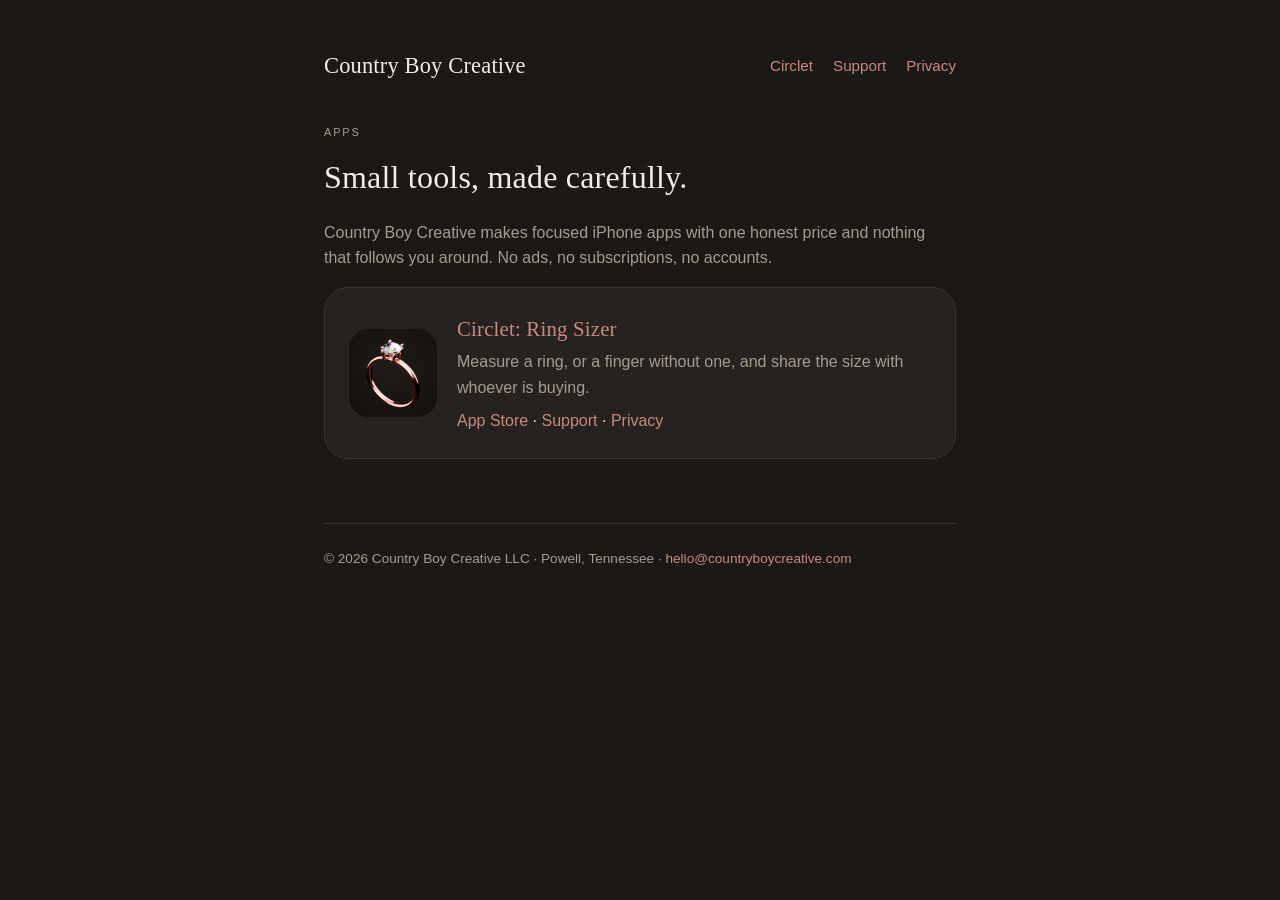
<file: index.html>
<!doctype html>
<html lang="en"><head><meta charset="utf-8"><meta name="viewport" content="width=device-width,initial-scale=1">
<title>Country Boy Creative — Apps</title><meta name="description" content="Focused iPhone apps from Country Boy Creative. One price, no ads, no subscriptions."><link rel="stylesheet" href="style.css">
<link rel="icon" href="circlet/icon.png"></head><body><main>
<nav><a class="wordmark" href="">Country Boy Creative</a><span class="links"><a href="circlet/">Circlet</a><a href="circlet/support/">Support</a><a href="circlet/privacy/">Privacy</a></span></nav>

<p class="eyebrow">Apps</p>
<h1>Small tools, made carefully.</h1>
<p class="dim">Country Boy Creative makes focused iPhone apps with one honest price and nothing that follows you around. No ads, no subscriptions, no accounts.</p>
<div class="card app"><img src="circlet/icon.png" alt=""><div><h2 style="margin:0"><a href="circlet/">Circlet: Ring Sizer</a></h2><p class="dim" style="margin:4px 0 0">Measure a ring, or a finger without one, and share the size with whoever is buying.</p><p style="margin:8px 0 0"><a href="https://apps.apple.com/app/id6809528532">App Store</a> · <a href="circlet/support/">Support</a> · <a href="circlet/privacy/">Privacy</a></p></div></div>

<footer>© 2026 Country Boy Creative LLC · Powell, Tennessee · <a href="mailto:hello@countryboycreative.com">hello@countryboycreative.com</a></footer>
</main></body></html>
</file>
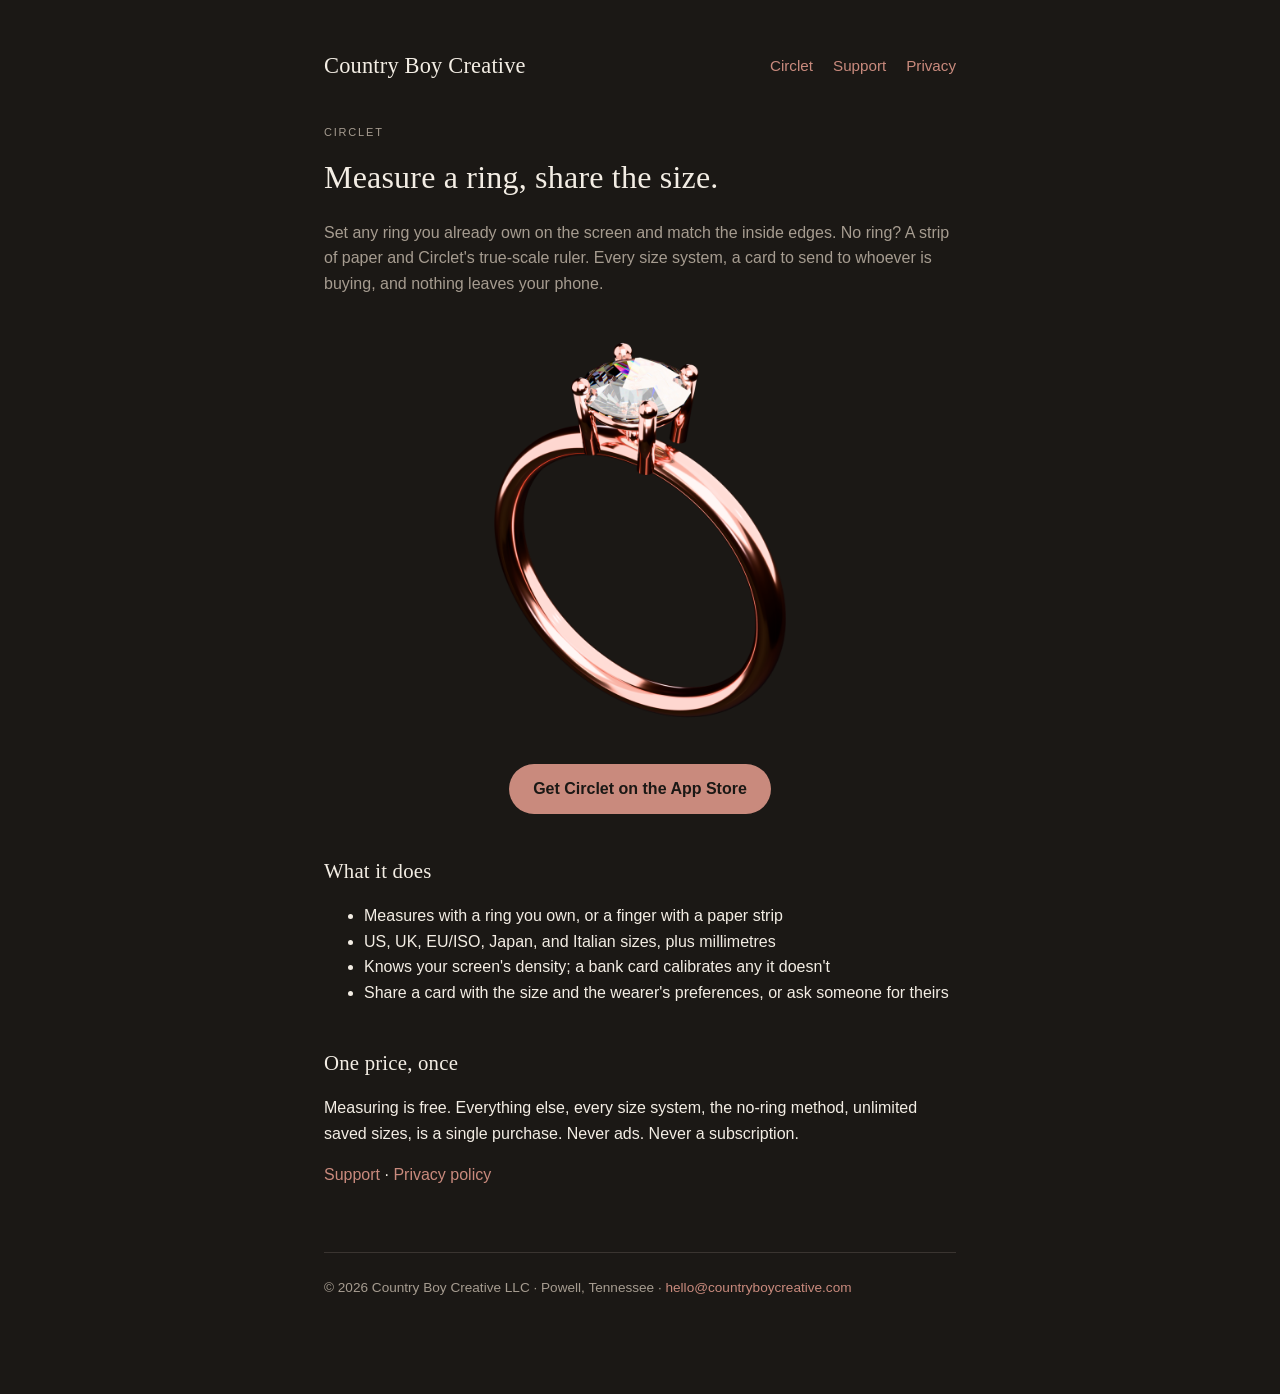
<file: circlet/index.html>
<!doctype html>
<html lang="en"><head><meta charset="utf-8"><meta name="viewport" content="width=device-width,initial-scale=1">
<title>Circlet: Ring Sizer</title><meta name="description" content="Circlet measures ring size with a ring you own or a strip of paper. One price, no ads, no subscription."><link rel="stylesheet" href="../style.css">
<link rel="icon" href="../circlet/icon.png"></head><body><main>
<nav><a class="wordmark" href="../">Country Boy Creative</a><span class="links"><a href="../circlet/">Circlet</a><a href="../circlet/support/">Support</a><a href="../circlet/privacy/">Privacy</a></span></nav>

<p class="eyebrow">Circlet</p>
<h1>Measure a ring, share the size.</h1>
<p class="dim">Set any ring you already own on the screen and match the inside edges. No ring? A strip of paper and Circlet's true-scale ruler. Every size system, a card to send to whoever is buying, and nothing leaves your phone.</p>
<img class="hero" src="hero.png" alt="A rose gold solitaire ring">
<p style="text-align:center"><a class="pill" href="https://apps.apple.com/app/id6809528532">Get Circlet on the App Store</a></p>
<h2>What it does</h2>
<ul><li>Measures with a ring you own, or a finger with a paper strip</li><li>US, UK, EU/ISO, Japan, and Italian sizes, plus millimetres</li><li>Knows your screen's density; a bank card calibrates any it doesn't</li><li>Share a card with the size and the wearer's preferences, or ask someone for theirs</li></ul>
<h2>One price, once</h2>
<p>Measuring is free. Everything else, every size system, the no-ring method, unlimited saved sizes, is a single purchase. Never ads. Never a subscription.</p>
<p><a href="support/">Support</a> · <a href="privacy/">Privacy policy</a></p>

<footer>© 2026 Country Boy Creative LLC · Powell, Tennessee · <a href="mailto:hello@countryboycreative.com">hello@countryboycreative.com</a></footer>
</main></body></html>
</file>
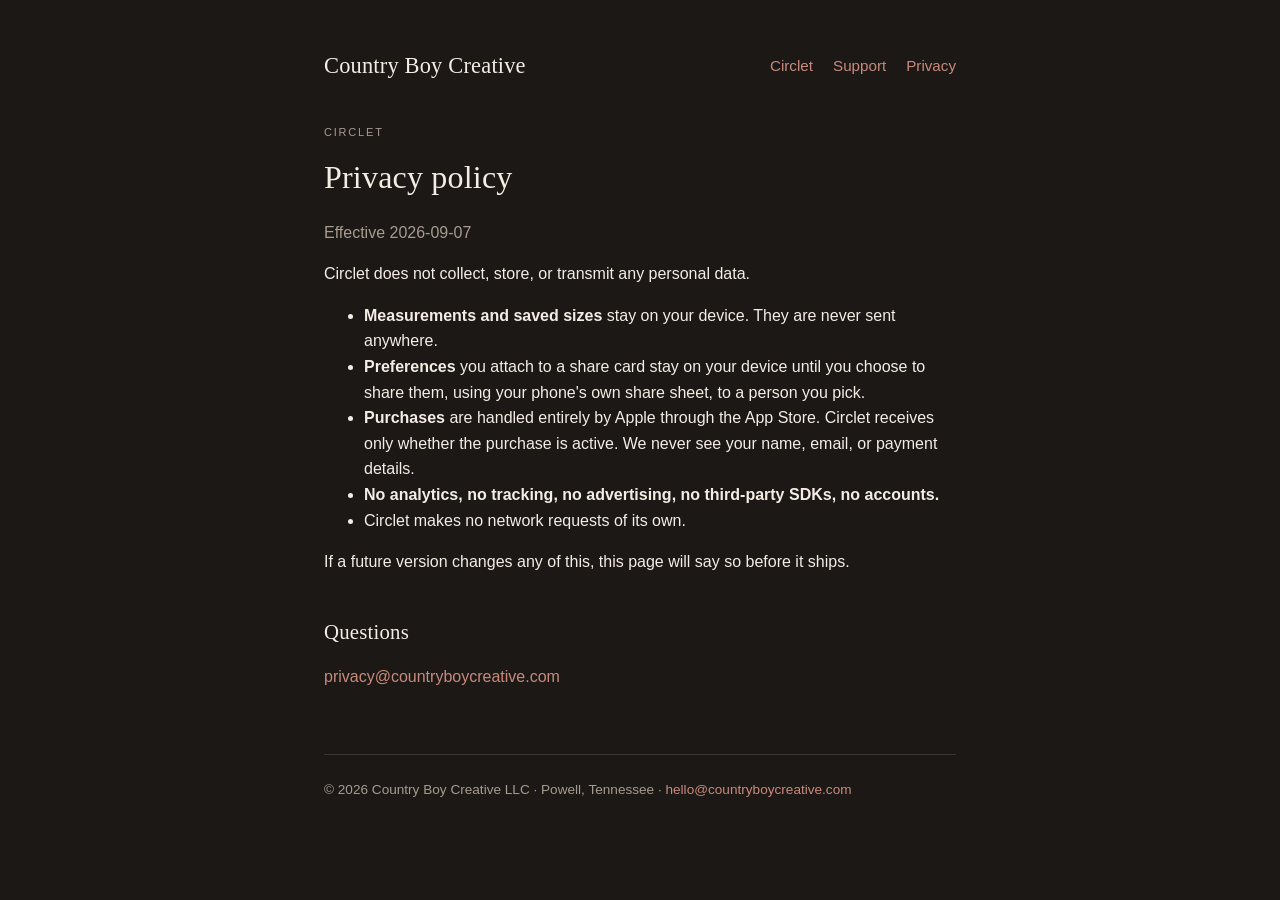
<file: circlet/privacy/index.html>
<!doctype html>
<html lang="en"><head><meta charset="utf-8"><meta name="viewport" content="width=device-width,initial-scale=1">
<title>Circlet — Privacy Policy</title><meta name="description" content="Privacy policy for Circlet: Ring Sizer. No data collected."><link rel="stylesheet" href="../../style.css">
<link rel="icon" href="../../circlet/icon.png"></head><body><main>
<nav><a class="wordmark" href="../../">Country Boy Creative</a><span class="links"><a href="../../circlet/">Circlet</a><a href="../../circlet/support/">Support</a><a href="../../circlet/privacy/">Privacy</a></span></nav>

<p class="eyebrow">Circlet</p>
<h1>Privacy policy</h1>
<p class="dim">Effective 2026-09-07</p>
<p>Circlet does not collect, store, or transmit any personal data.</p>
<ul><li><strong>Measurements and saved sizes</strong> stay on your device. They are never sent anywhere.</li>
<li><strong>Preferences</strong> you attach to a share card stay on your device until you choose to share them, using your phone's own share sheet, to a person you pick.</li>
<li><strong>Purchases</strong> are handled entirely by Apple through the App Store. Circlet receives only whether the purchase is active. We never see your name, email, or payment details.</li>
<li><strong>No analytics, no tracking, no advertising, no third-party SDKs, no accounts.</strong></li>
<li>Circlet makes no network requests of its own.</li></ul>
<p>If a future version changes any of this, this page will say so before it ships.</p>
<h2>Questions</h2>
<p><a href="mailto:privacy@countryboycreative.com">privacy@countryboycreative.com</a></p>

<footer>© 2026 Country Boy Creative LLC · Powell, Tennessee · <a href="mailto:hello@countryboycreative.com">hello@countryboycreative.com</a></footer>
</main></body></html>
</file>
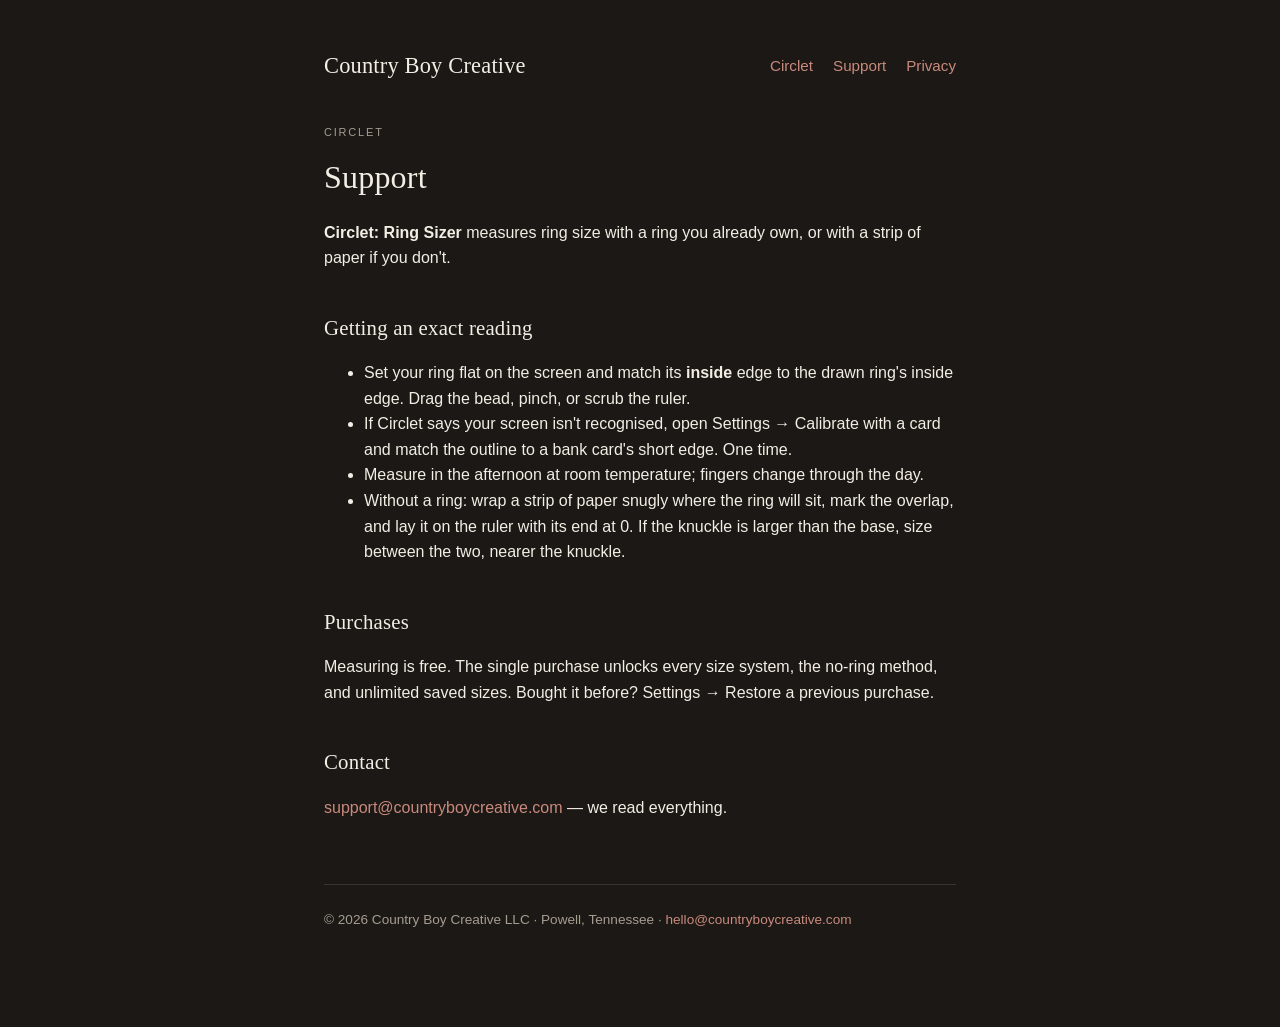
<file: circlet/support/index.html>
<!doctype html>
<html lang="en"><head><meta charset="utf-8"><meta name="viewport" content="width=device-width,initial-scale=1">
<title>Circlet — Support</title><meta name="description" content="Support for Circlet: Ring Sizer."><link rel="stylesheet" href="../../style.css">
<link rel="icon" href="../../circlet/icon.png"></head><body><main>
<nav><a class="wordmark" href="../../">Country Boy Creative</a><span class="links"><a href="../../circlet/">Circlet</a><a href="../../circlet/support/">Support</a><a href="../../circlet/privacy/">Privacy</a></span></nav>

<p class="eyebrow">Circlet</p>
<h1>Support</h1>
<p><strong>Circlet: Ring Sizer</strong> measures ring size with a ring you already own, or with a strip of paper if you don't.</p>
<h2>Getting an exact reading</h2>
<ul><li>Set your ring flat on the screen and match its <strong>inside</strong> edge to the drawn ring's inside edge. Drag the bead, pinch, or scrub the ruler.</li>
<li>If Circlet says your screen isn't recognised, open Settings → Calibrate with a card and match the outline to a bank card's short edge. One time.</li>
<li>Measure in the afternoon at room temperature; fingers change through the day.</li>
<li>Without a ring: wrap a strip of paper snugly where the ring will sit, mark the overlap, and lay it on the ruler with its end at 0. If the knuckle is larger than the base, size between the two, nearer the knuckle.</li></ul>
<h2>Purchases</h2>
<p>Measuring is free. The single purchase unlocks every size system, the no-ring method, and unlimited saved sizes. Bought it before? Settings → Restore a previous purchase.</p>
<h2>Contact</h2>
<p><a href="mailto:support@countryboycreative.com">support@countryboycreative.com</a> — we read everything.</p>

<footer>© 2026 Country Boy Creative LLC · Powell, Tennessee · <a href="mailto:hello@countryboycreative.com">hello@countryboycreative.com</a></footer>
</main></body></html>
</file>
<file: style.css>
:root{--ink:#1B1815;--raised:#262220;--line:#3A3430;--ivory:#F3EDE4;--dim:#A69C90;--rose:#C98A7D;--rose-deep:#A86B60}
*{box-sizing:border-box}html{color-scheme:dark}
body{margin:0;background:var(--ink);color:var(--ivory);font:16px/1.6 -apple-system,BlinkMacSystemFont,"Segoe UI",Helvetica,Arial,sans-serif}
main{max-width:680px;margin:0 auto;padding:48px 24px 96px}
h1,h2,h3,.wordmark{font-family:"New York","Iowan Old Style",Georgia,"Times New Roman",serif;font-weight:500;letter-spacing:.2px}
h1{font-size:2rem;margin:0 0 8px}h2{font-size:1.3rem;margin:40px 0 8px}
p,li{color:var(--ivory)}.dim{color:var(--dim)}.eyebrow{font-size:11px;letter-spacing:1.8px;text-transform:uppercase;color:var(--dim)}
a{color:var(--rose);text-decoration:none}a:hover{color:var(--rose-deep)}
nav{display:flex;justify-content:space-between;align-items:center;margin-bottom:40px}
nav .wordmark{font-size:1.4rem;color:var(--ivory)}nav .links a{margin-left:20px;font-size:.95rem}
.card{background:var(--raised);border:1px solid var(--line);border-radius:24px;padding:24px;margin:16px 0}
.app{display:flex;gap:20px;align-items:center}.app img{width:88px;height:88px;border-radius:20px}
.hero{display:block;width:min(420px,100%);margin:24px auto}
.pill{display:inline-block;background:var(--rose);color:var(--ink);font-weight:600;padding:12px 24px;border-radius:999px}
.pill:hover{background:var(--rose-deep);color:var(--ink)}
footer{margin-top:64px;color:var(--dim);font-size:.85rem;border-top:1px solid var(--line);padding-top:24px}
ol li{margin-bottom:8px}
</file>
